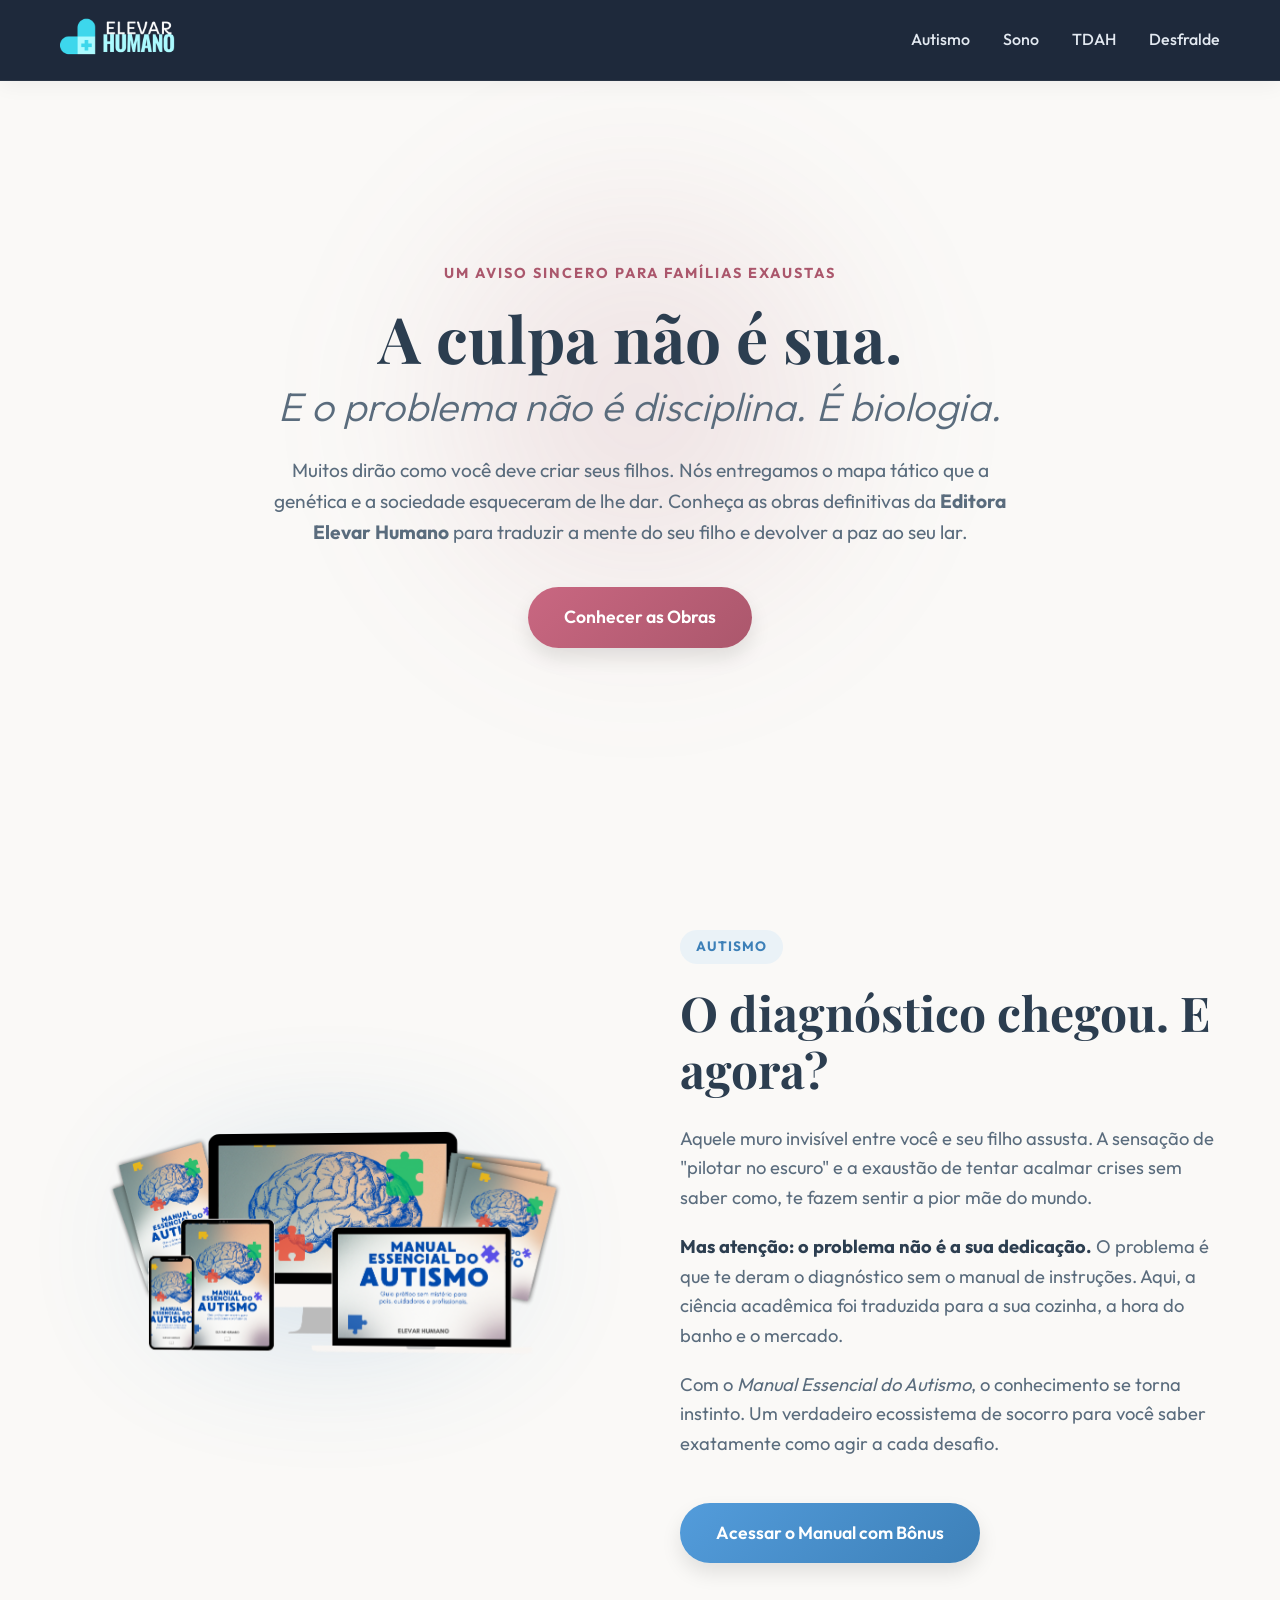
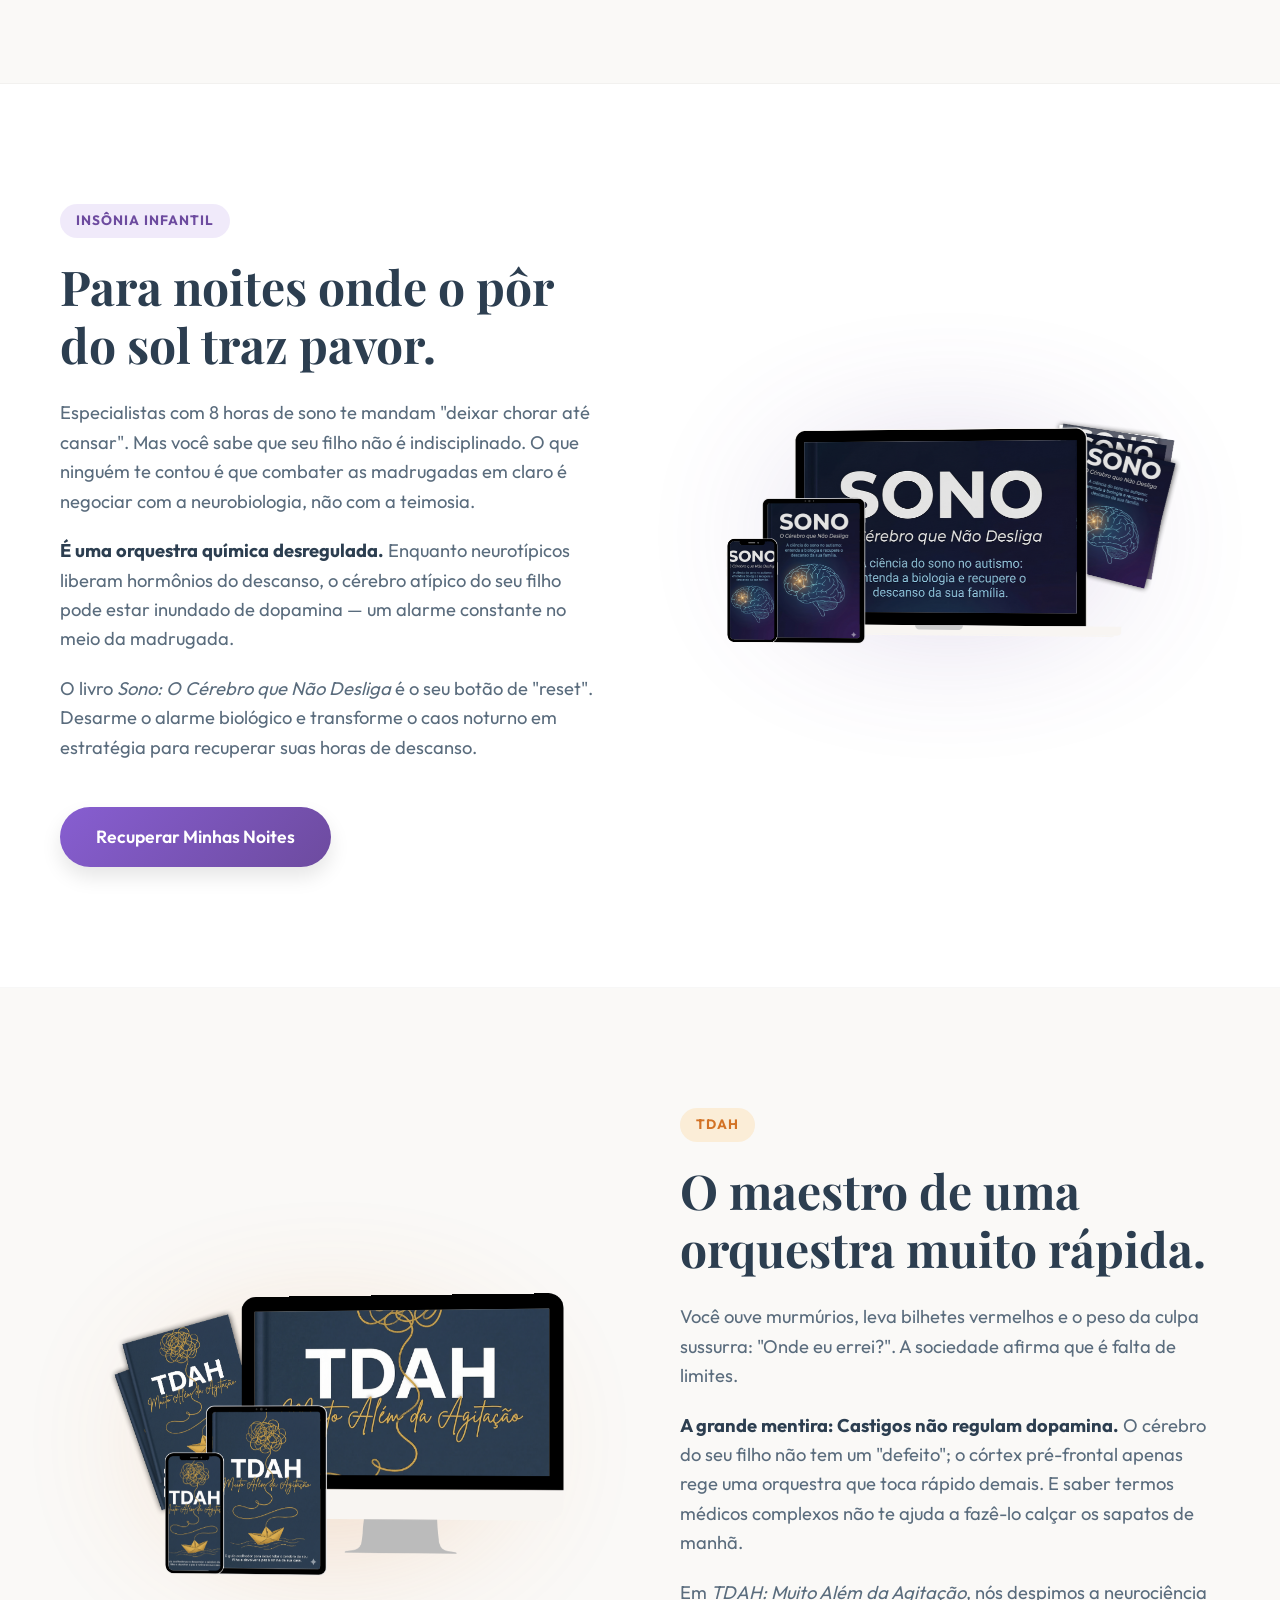
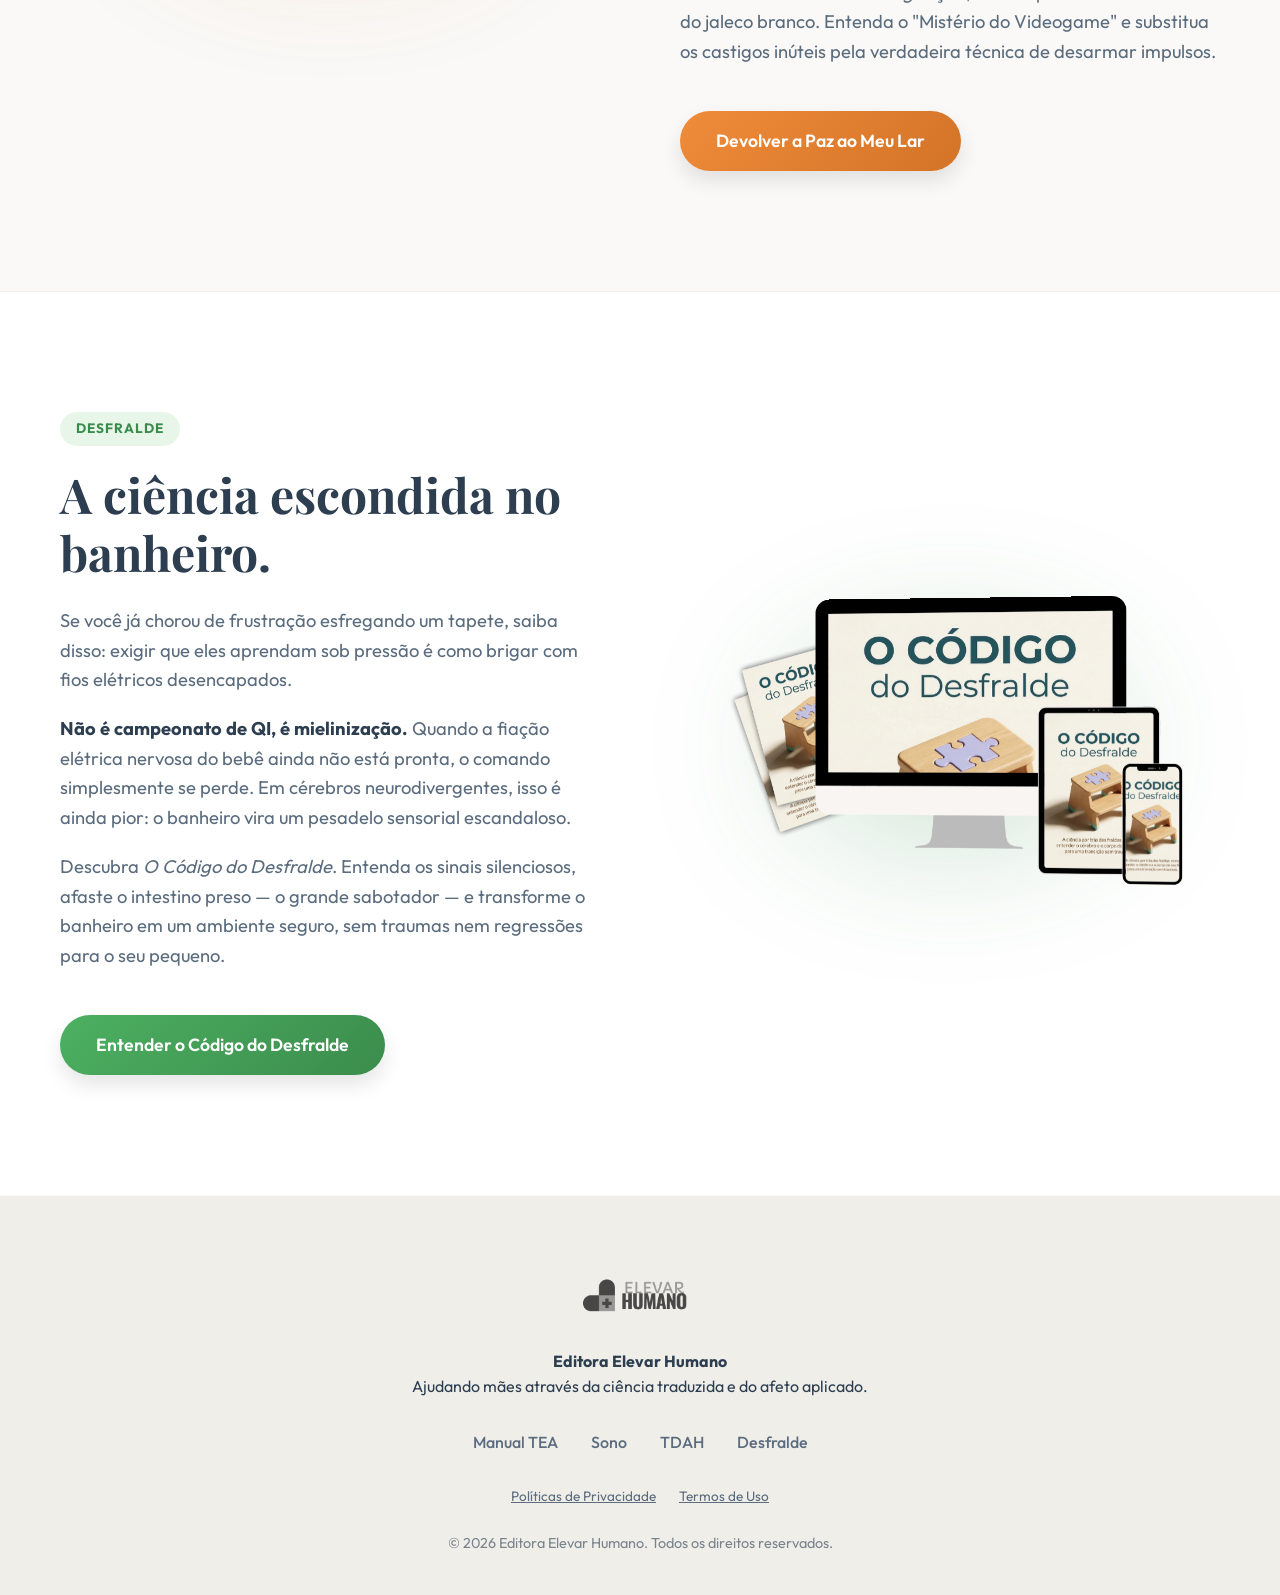
<file: index.html>
<!DOCTYPE html>
<html lang="pt-BR">

<head>
    <meta charset="UTF-8">
    <meta name="viewport" content="width=device-width, initial-scale=1.0">
    <title>Editora Elevar Humano - Guias Essenciais para Famílias</title>
    <meta name="description"
        content="Manuais práticos baseados em neurociência para mães de crianças atípicas e neurotípicas.">
    <link rel="stylesheet" href="style.css">
    <link rel="preconnect" href="https://fonts.googleapis.com">
    <link rel="preconnect" href="https://fonts.gstatic.com" crossorigin>
    <link
        href="https://fonts.googleapis.com/css2?family=Outfit:wght@300;400;500;600;700&family=Playfair+Display:ital,wght@0,600;1,600&display=swap"
        rel="stylesheet">
</head>

<body>
    <header class="navbar">
        <div class="container nav-content">
            <img src="./logo-editora-cor.png" alt="Editora Elevar Humano" class="logo">
            <nav>
                <a href="#manual-tea">Autismo</a>
                <a href="#sono">Sono</a>
                <a href="#tdah">TDAH</a>
                <a href="#desfralde">Desfralde</a>
            </nav>
        </div>
    </header>

    <main>
        <section class="hero glass-hero">
            <div class="container hero-content fade-in-up">
                <span class="eyebrow">UM AVISO SINCERO PARA FAMÍLIAS EXAUSTAS</span>
                <h1>A culpa não é sua.<br><span>E o problema não é disciplina. É biologia.</span></h1>
                <p class="hero-subtitle">Muitos dirão como você deve criar seus filhos. Nós entregamos o mapa tático que
                    a genética e a sociedade esqueceram de lhe dar. Conheça as obras definitivas da <strong>Editora
                        Elevar Humano</strong> para traduzir a mente do seu filho e devolver a paz ao seu lar.</p>
                <div class="hero-buttons">
                    <a href="#biblioteca" class="btn btn-primary">Conhecer as Obras</a>
                </div>
            </div>
            <div class="hero-background-blur"></div>
        </section>

        <div id="biblioteca">
            <!-- 1. MANUAL TEA -->
            <section id="manual-tea" class="product-section reverse fade-in">
                <div class="container">
                    <div class="product-grid">
                        <div class="product-image">
                            <img src="./Mockup-manualtea.png" alt="Manual Essencial do Autismo">
                            <div class="glow-effect" style="background-color: var(--color-tea);"></div>
                        </div>
                        <div class="product-content">
                            <span class="tag"
                                style="color: var(--color-tea); background: rgba(144, 202, 249, 0.15);">AUTISMO</span>
                            <h2>O diagnóstico chegou. E agora?</h2>
                            <p class="pain-point">Aquele muro invisível entre você e seu filho assusta. A sensação de
                                "pilotar no escuro" e a exaustão de tentar acalmar crises sem saber como, te fazem
                                sentir a pior mãe do mundo.</p>
                            <p class="mechanism"><strong>Mas atenção: o problema não é a sua dedicação.</strong> O
                                problema é que te deram o diagnóstico sem o manual de instruções. Aqui, a ciência
                                acadêmica foi traduzida para a sua cozinha, a hora do banho e o mercado.</p>
                            <p class="promise">Com o <em>Manual Essencial do Autismo</em>, o conhecimento se torna
                                instinto. Um verdadeiro ecossistema de socorro para você saber exatamente como agir a
                                cada desafio.</p>
                            <a href="https://manualtea.elevarhumano.com.br/" class="btn btn-tea" target="_blank">Acessar
                                o Manual com Bônus</a>
                        </div>
                    </div>
                </div>
            </section>

            <!-- 2. SONO -->
            <section id="sono" class="product-section fade-in">
                <div class="container">
                    <div class="product-grid">
                        <div class="product-content">
                            <span class="tag"
                                style="color: var(--color-sono); background: rgba(156, 114, 222, 0.15);">INSÔNIA
                                INFANTIL</span>
                            <h2>Para noites onde o pôr do sol traz pavor.</h2>
                            <p class="pain-point">Especialistas com 8 horas de sono te mandam "deixar chorar até
                                cansar". Mas você sabe que seu filho não é indisciplinado. O que ninguém te contou é que
                                combater as madrugadas em claro é negociar com a neurobiologia, não com a teimosia.</p>
                            <p class="mechanism"><strong>É uma orquestra química desregulada.</strong> Enquanto
                                neurotípicos liberam hormônios do descanso, o cérebro atípico do seu filho pode estar
                                inundado de dopamina — um alarme constante no meio da madrugada.</p>
                            <p class="promise">O livro <em>Sono: O Cérebro que Não Desliga</em> é o seu botão de
                                "reset". Desarme o alarme biológico e transforme o caos noturno em estratégia para
                                recuperar suas horas de descanso.</p>
                            <a href="https://sono.elevarhumano.com.br/" class="btn btn-sono" target="_blank">Recuperar
                                Minhas Noites</a>
                        </div>
                        <div class="product-image">
                            <img src="./Mockup-sono.png" alt="Livro Sono">
                            <div class="glow-effect" style="background-color: var(--color-sono);"></div>
                        </div>
                    </div>
                </div>
            </section>

            <!-- 3. TDAH -->
            <section id="tdah" class="product-section reverse fade-in">
                <div class="container">
                    <div class="product-grid">
                        <div class="product-image">
                            <img src="./Mockup-tdah.png" alt="Livro TDAH">
                            <div class="glow-effect" style="background-color: var(--color-tdah);"></div>
                        </div>
                        <div class="product-content">
                            <span class="tag"
                                style="color: var(--color-tdah); background: rgba(255, 167, 38, 0.15);">TDAH</span>
                            <h2>O maestro de uma orquestra muito rápida.</h2>
                            <p class="pain-point">Você ouve murmúrios, leva bilhetes vermelhos e o peso da culpa
                                sussurra: "Onde eu errei?". A sociedade afirma que é falta de limites.</p>
                            <p class="mechanism"><strong>A grande mentira: Castigos não regulam dopamina.</strong> O
                                cérebro do seu filho não tem um "defeito"; o córtex pré-frontal apenas rege uma
                                orquestra que toca rápido demais. E saber termos médicos complexos não te ajuda a
                                fazê-lo calçar os sapatos de manhã.</p>
                            <p class="promise">Em <em>TDAH: Muito Além da Agitação</em>, nós despimos a neurociência do
                                jaleco branco. Entenda o "Mistério do Videogame" e substitua os castigos inúteis pela
                                verdadeira técnica de desarmar impulsos.</p>
                            <a href="https://tdah.elevarhumano.com.br/" class="btn btn-tdah" target="_blank">Devolver a
                                Paz ao Meu Lar</a>
                        </div>
                    </div>
                </div>
            </section>

            <!-- 4. DESFRALDE -->
            <section id="desfralde" class="product-section fade-in">
                <div class="container">
                    <div class="product-grid">
                        <div class="product-content">
                            <span class="tag"
                                style="color: var(--color-desfralde); background: rgba(102, 187, 106, 0.15);">DESFRALDE</span>
                            <h2>A ciência escondida no banheiro.</h2>
                            <p class="pain-point">Se você já chorou de frustração esfregando um tapete, saiba disso:
                                exigir que eles aprendam sob pressão é como brigar com fios elétricos desencapados.</p>
                            <p class="mechanism"><strong>Não é campeonato de QI, é mielinização.</strong> Quando a
                                fiação elétrica nervosa do bebê ainda não está pronta, o comando simplesmente se perde.
                                Em cérebros neurodivergentes, isso é ainda pior: o banheiro vira um pesadelo sensorial
                                escandaloso.</p>
                            <p class="promise">Descubra <em>O Código do Desfralde</em>. Entenda os sinais silenciosos,
                                afaste o intestino preso — o grande sabotador — e transforme o banheiro em um ambiente
                                seguro, sem traumas nem regressões para o seu pequeno.</p>
                            <a href="https://desfralde.elevarhumano.com.br/" class="btn btn-desfralde"
                                target="_blank">Entender o Código do Desfralde</a>
                        </div>
                        <div class="product-image">
                            <img src="./Mockup-desfralde.png" alt="O Código do Desfralde">
                            <div class="glow-effect" style="background-color: var(--color-desfralde);"></div>
                        </div>
                    </div>
                </div>
            </section>
        </div>
    </main>

    <footer class="footer">
        <div class="container footer-content">
            <img src="./logo-editora-preto.png" alt="Editora Elevar Humano" class="footer-logo">
            <p><strong>Editora Elevar Humano</strong><br>Ajudando mães através da ciência traduzida e do afeto aplicado.
            </p>
            <div class="footer-links">
                <a href="https://manualtea.elevarhumano.com.br/">Manual TEA</a>
                <a href="https://sono.elevarhumano.com.br/">Sono</a>
                <a href="https://tdah.elevarhumano.com.br/">TDAH</a>
                <a href="https://desfralde.elevarhumano.com.br/">Desfralde</a>
            </div>
            <div class="legal-links" style="margin-top: 15px; font-size: 0.85rem;">
                <a href="politicas.html" style="color: var(--text-secondary); text-decoration: underline; margin: 0 10px;">Políticas de Privacidade</a>
                <a href="termos.html" style="color: var(--text-secondary); text-decoration: underline; margin: 0 10px;">Termos de Uso</a>
            </div>
            <p class="copyright" style="margin-top: 25px;">&copy; 2026 Editora Elevar Humano. Todos os direitos reservados.</p>
        </div>
    </footer>

    <script src="script.js"></script>
</body>

</html>
</file>
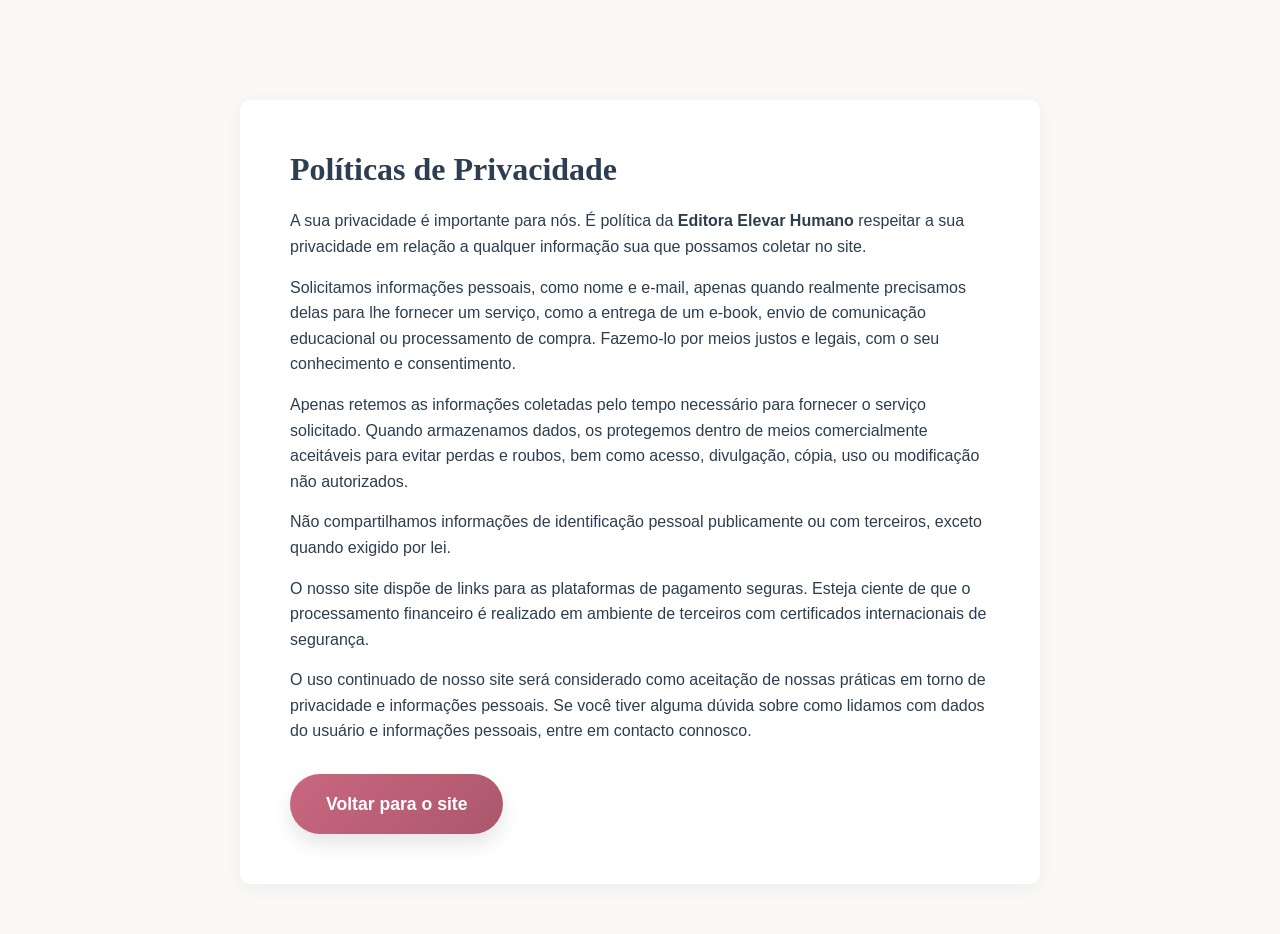
<file: politicas.html>
<!DOCTYPE html>
<html lang="pt-BR">
<head>
    <meta charset="UTF-8">
    <meta name="viewport" content="width=device-width, initial-scale=1.0">
    <title>Políticas de Privacidade - Editora Elevar Humano</title>
    <link rel="stylesheet" href="style.css">
</head>
<body style="padding-top: 100px; background: #faf9f7;">
    <div class="container" style="max-width: 800px; background: white; padding: 50px; border-radius: 10px; box-shadow: 0 4px 20px rgba(0,0,0,0.05); margin-bottom: 50px;">
        <h1 style="margin-bottom: 20px; font-family: 'Playfair Display', serif;">Políticas de Privacidade</h1>
        <p style="margin-bottom: 15px;">A sua privacidade é importante para nós. É política da <strong>Editora Elevar Humano</strong> respeitar a sua privacidade em relação a qualquer informação sua que possamos coletar no site.</p>
        <p style="margin-bottom: 15px;">Solicitamos informações pessoais, como nome e e-mail, apenas quando realmente precisamos delas para lhe fornecer um serviço, como a entrega de um e-book, envio de comunicação educacional ou processamento de compra. Fazemo-lo por meios justos e legais, com o seu conhecimento e consentimento.</p>
        <p style="margin-bottom: 15px;">Apenas retemos as informações coletadas pelo tempo necessário para fornecer o serviço solicitado. Quando armazenamos dados, os protegemos dentro de meios comercialmente aceitáveis ​​para evitar perdas e roubos, bem como acesso, divulgação, cópia, uso ou modificação não autorizados.</p>
        <p style="margin-bottom: 15px;">Não compartilhamos informações de identificação pessoal publicamente ou com terceiros, exceto quando exigido por lei.</p>
        <p style="margin-bottom: 15px;">O nosso site dispõe de links para as plataformas de pagamento seguras. Esteja ciente de que o processamento financeiro é realizado em ambiente de terceiros com certificados internacionais de segurança.</p>
        <p style="margin-bottom: 30px;">O uso continuado de nosso site será considerado como aceitação de nossas práticas em torno de privacidade e informações pessoais. Se você tiver alguma dúvida sobre como lidamos com dados do usuário e informações pessoais, entre em contacto connosco.</p>
        <a href="index.html" class="btn btn-primary" style="display: inline-block;">Voltar para o site</a>
    </div>
</body>
</html>
</file>
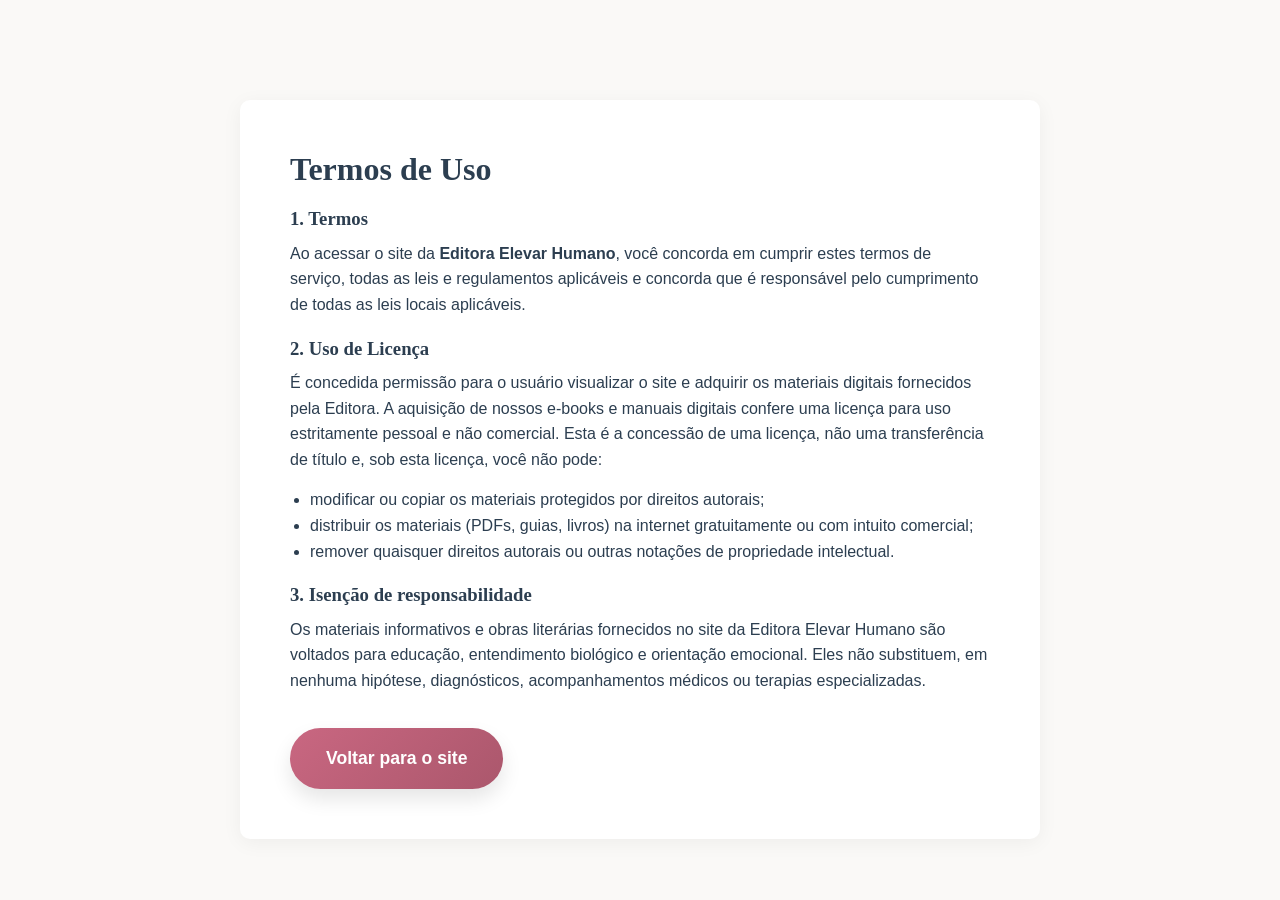
<file: termos.html>
<!DOCTYPE html>
<html lang="pt-BR">
<head>
    <meta charset="UTF-8">
    <meta name="viewport" content="width=device-width, initial-scale=1.0">
    <title>Termos de Uso - Editora Elevar Humano</title>
    <link rel="stylesheet" href="style.css">
</head>
<body style="padding-top: 100px; background: #faf9f7;">
    <div class="container" style="max-width: 800px; background: white; padding: 50px; border-radius: 10px; box-shadow: 0 4px 20px rgba(0,0,0,0.05); margin-bottom: 50px;">
        <h1 style="margin-bottom: 20px; font-family: 'Playfair Display', serif;">Termos de Uso</h1>
        <h3 style="margin-bottom: 10px; margin-top: 20px;">1. Termos</h3>
        <p style="margin-bottom: 15px;">Ao acessar o site da <strong>Editora Elevar Humano</strong>, você concorda em cumprir estes termos de serviço, todas as leis e regulamentos aplicáveis ​​e concorda que é responsável pelo cumprimento de todas as leis locais aplicáveis.</p>
        
        <h3 style="margin-bottom: 10px; margin-top: 20px;">2. Uso de Licença</h3>
        <p style="margin-bottom: 15px;">É concedida permissão para o usuário visualizar o site e adquirir os materiais digitais fornecidos pela Editora. A aquisição de nossos e-books e manuais digitais confere uma licença para uso estritamente pessoal e não comercial. Esta é a concessão de uma licença, não uma transferência de título e, sob esta licença, você não pode:</p>
        <ul style="margin-bottom: 15px; margin-left: 20px;">
            <li>modificar ou copiar os materiais protegidos por direitos autorais;</li>
            <li>distribuir os materiais (PDFs, guias, livros) na internet gratuitamente ou com intuito comercial;</li>
            <li>remover quaisquer direitos autorais ou outras notações de propriedade intelectual.</li>
        </ul>
        
        <h3 style="margin-bottom: 10px; margin-top: 20px;">3. Isenção de responsabilidade</h3>
        <p style="margin-bottom: 15px;">Os materiais informativos e obras literárias fornecidos no site da Editora Elevar Humano são voltados para educação, entendimento biológico e orientação emocional. Eles não substituem, em nenhuma hipótese, diagnósticos, acompanhamentos médicos ou terapias especializadas.</p>
        
        <a href="index.html" class="btn btn-primary" style="display: inline-block; margin-top: 20px;">Voltar para o site</a>
    </div>
</body>
</html>
</file>
<file: style.css>
:root {
    /* Color Palette */
    --bg-color: #faf9f7;
    --text-primary: #2c3e50;
    --text-secondary: #5a6c7d;
    --color-tea: #3d80b8; /* Calming Blue */
    --color-sono: #6d4b9f; /* Night Purple */
    --color-tdah: #d37326; /* Vibrant Orange/Amber */
    --color-desfralde: #3b8c4c; /* Fresh Green */
    --primary-action: #ab576c; /* Soft rose for global action */

    --font-main: 'Outfit', sans-serif;
    --font-display: 'Playfair Display', serif;
}

* {
    margin: 0;
    padding: 0;
    box-sizing: border-box;
    scroll-behavior: smooth;
}

body {
    font-family: var(--font-main);
    background-color: var(--bg-color);
    color: var(--text-primary);
    line-height: 1.6;
    overflow-x: hidden;
}

h1, h2, h3 {
    font-family: var(--font-display);
    line-height: 1.2;
}

/* Utilities */
.container {
    max-width: 1200px;
    margin: 0 auto;
    padding: 0 20px;
}

/* Navbar */
.navbar {
    position: fixed;
    top: 0;
    left: 0;
    width: 100%;
    background: #1e293b;
    z-index: 1000;
    border-bottom: 1px solid rgba(255,255,255,0.05);
    box-shadow: 0 4px 20px rgba(0,0,0,0.05);
}

.nav-content {
    display: flex;
    justify-content: space-between;
    align-items: center;
    height: 80px;
}

.logo {
    height: 50px;
    object-fit: contain;
}

.navbar nav a {
    text-decoration: none;
    color: #e2e8f0;
    font-weight: 500;
    margin-left: 30px;
    font-size: 1rem;
    position: relative;
    transition: color 0.3s;
}

.navbar nav a:hover {
    color: #ffffff;
}

/* Hero Section */
.hero {
    min-height: 90vh;
    display: flex;
    align-items: center;
    justify-content: center;
    text-align: center;
    padding-top: 100px;
    position: relative;
    overflow: hidden;
}

.hero-background-blur {
    position: absolute;
    top: 50%;
    left: 50%;
    transform: translate(-50%, -50%);
    width: 600px;
    height: 600px;
    background: radial-gradient(circle, rgba(171,87,108,0.15) 0%, rgba(250,249,247,0) 70%);
    z-index: -1;
    filter: blur(60px);
}

.hero-content {
    max-width: 800px;
}

.eyebrow {
    font-size: 0.9rem;
    font-weight: 700;
    letter-spacing: 2px;
    color: var(--primary-action);
    text-transform: uppercase;
    display: block;
    margin-bottom: 15px;
}

.hero h1 {
    font-size: 4rem;
    margin-bottom: 25px;
}

.hero h1 span {
    font-size: 2.5rem;
    font-style: italic;
    color: var(--text-secondary);
    display: block;
    margin-top: 5px;
    font-family: var(--font-main);
    font-weight: 300;
}

.hero-subtitle {
    font-size: 1.2rem;
    color: var(--text-secondary);
    margin-bottom: 40px;
    font-weight: 400;
}

.btn {
    display: inline-block;
    padding: 16px 36px;
    border-radius: 50px;
    font-size: 1.1rem;
    font-weight: 600;
    text-decoration: none;
    color: white;
    box-shadow: 0 10px 20px rgba(0,0,0,0.1);
    transition: all 0.3s ease;
    cursor: pointer;
    border: none;
}

.btn:hover {
    transform: translateY(-3px);
    box-shadow: 0 15px 25px rgba(0,0,0,0.15);
}

.btn-primary { background: linear-gradient(135deg, #c96781, #ab576c); }
.btn-tea { background: linear-gradient(135deg, #539cdb, #3d80b8); }
.btn-sono { background: linear-gradient(135deg, #875ed1, #6d4b9f); }
.btn-tdah { background: linear-gradient(135deg, #ef8c3b, #d37326); }
.btn-desfralde { background: linear-gradient(135deg, #4cb061, #3b8c4c); }

/* Product Sections */
.product-section {
    padding: 120px 0;
    border-bottom: 1px solid rgba(0,0,0,0.03);
}

.product-section:nth-child(even) {
    background-color: #ffffff;
}

.product-grid {
    display: grid;
    grid-template-columns: 1fr 1fr;
    grid-template-areas: "content image";
    gap: 80px;
    align-items: center;
}

.product-section.reverse .product-grid {
    grid-template-areas: "image content";
}

.product-grid > div:nth-child(1) { grid-area: content; }
.product-grid > div:nth-child(2) { grid-area: image; }
.product-section.reverse .product-grid > div:nth-child(1) { grid-area: image; }
.product-section.reverse .product-grid > div:nth-child(2) { grid-area: content; }

.product-image {
    position: relative;
    text-align: center;
}

.product-image img {
    max-width: 85%;
    height: auto;
    position: relative;
    z-index: 2;
    transform: perspective(1000px) rotateY(-5deg);
    transition: transform 0.5s ease;
}

.product-image:hover img {
    transform: perspective(1000px) rotateY(0deg) scale(1.02);
}

.glow-effect {
    position: absolute;
    top: 50%;
    left: 50%;
    transform: translate(-50%, -50%);
    width: 60%;
    height: 60%;
    border-radius: 50%;
    filter: blur(80px);
    z-index: 1;
    opacity: 0.3;
}

.tag {
    display: inline-block;
    padding: 6px 16px;
    border-radius: 30px;
    font-size: 0.85rem;
    font-weight: 700;
    letter-spacing: 1px;
    margin-bottom: 20px;
}

.product-content h2 {
    font-size: 3rem;
    margin-bottom: 25px;
    color: var(--text-primary);
}

.product-content p {
    font-size: 1.15rem;
    margin-bottom: 20px;
    color: var(--text-secondary);
}

.product-content p强, .product-content p strong {
    color: var(--text-primary);
}

.product-content .btn {
    margin-top: 25px;
}

/* Footer */
.footer {
    background-color: #f0eee9;
    padding: 80px 0 40px;
    text-align: center;
}

.footer-logo {
    height: 45px;
    opacity: 0.7;
    margin-bottom: 20px;
}

.footer-links {
    margin: 30px 0;
}

.footer-links a {
    color: var(--text-secondary);
    text-decoration: none;
    margin: 0 15px;
    font-weight: 500;
}

.footer-links a:hover {
    color: var(--primary-action);
}

.copyright {
    font-size: 0.9rem;
    opacity: 0.6;
    margin-top: 40px;
}

/* Animations */
.fade-in-up {
    animation: fadeInUp 1s cubic-bezier(0.16, 1, 0.3, 1) forwards;
}

@keyframes fadeInUp {
    0% { opacity: 0; transform: translateY(40px); }
    100% { opacity: 1; transform: translateY(0); }
}

.fade-in {
    opacity: 0;
    transform: translateY(30px);
    transition: opacity 0.8s ease-out, transform 0.8s ease-out;
}

.fade-in.visible {
    opacity: 1;
    transform: translateY(0);
}

/* Responsive */
@media (max-width: 992px) {
    .product-grid, .product-section.reverse .product-grid {
        grid-template-columns: 1fr;
        grid-template-areas: "image" "content";
        gap: 50px;
        text-align: center;
    }
    
    .hero h1 {
        font-size: 3rem;
    }
    
    .hero h1 span {
        font-size: 2rem;
    }
}

@media (max-width: 768px) {
    .nav-content {
        flex-direction: column;
        height: auto;
        padding: 15px 0;
    }
    
    .navbar nav {
        margin-top: 15px;
        display: flex;
        flex-wrap: wrap;
        justify-content: center;
        gap: 12px;
    }
    
    .navbar nav a {
        margin: 0;
        font-size: 0.9rem;
    }
    
    .hero {
        align-items: flex-start;
        padding-top: 180px;
        padding-bottom: 60px;
    }
    
    .hero h1 {
        font-size: 2.5rem;
    }
    
    .hero h1 span {
        font-size: 1.6rem;
    }
    
    .product-content h2 {
        font-size: 2.2rem;
    }
}
</file>
